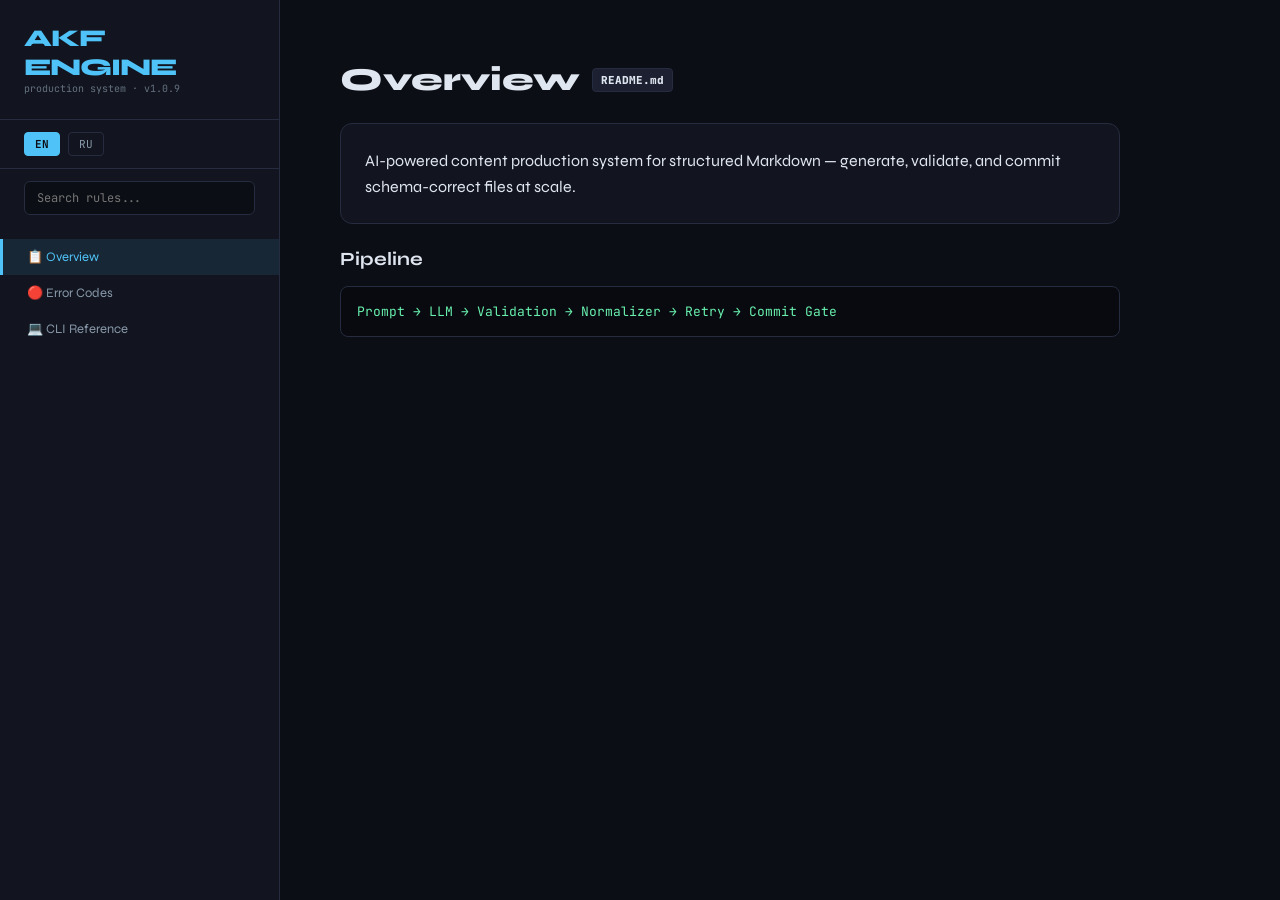
<file: ai-knowledge-filler/tests/akf.html>
<!DOCTYPE html>
<html lang="ru">
<head>
<meta charset="UTF-8">
<meta name="viewport" content="width=device-width, initial-scale=1.0">
<title>AKF Reference — Knowledge System</title>
<link rel="preconnect" href="https://fonts.googleapis.com">
<link href="https://fonts.googleapis.com/css2?family=JetBrains+Mono:wght@400;600&family=Syne:wght@400;700;800&display=swap" rel="stylesheet">
<style>
:root {
  --bg: #0b0e14;
  --surface: #12151f;
  --surface-hover: #1c2030;
  --border: #262c3f;
  --accent: #4fc3f7;
  --accent-soft: rgba(79, 195, 247, 0.1);
  --text: #e0e6f0;
  --text-muted: #8899aa;
  --code-bg: #080a0f;
  --green: #69f0ae;
  --red: #ff5252;
  --yellow: #ffd740;
  --sidebar-w: 280px;
}

* { box-sizing: border-box; margin: 0; padding: 0; }
body { 
    background: var(--bg); 
    color: var(--text); 
    font-family: 'Syne', sans-serif; 
    display: flex; 
    min-height: 100vh;
}

/* Sidebar */
#sidebar { 
    width: var(--sidebar-w); 
    background: var(--surface); 
    border-right: 1px solid var(--border); 
    height: 100vh; 
    position: fixed; 
    display: flex; 
    flex-direction: column;
}

.logo-area { padding: 24px; border-bottom: 1px solid var(--border); }
.logo { font-size: 24px; font-weight: 800; color: var(--accent); letter-spacing: -1px; }
.version { font-family: 'JetBrains Mono'; font-size: 10px; color: var(--text-muted); opacity: 0.7; }

.lang-switch { display: flex; padding: 12px 24px; gap: 8px; border-bottom: 1px solid var(--border); }
.btn-lang { 
    background: transparent; border: 1px solid var(--border); color: var(--text-muted);
    padding: 4px 10px; font-size: 11px; cursor: pointer; border-radius: 4px; font-family: 'JetBrains Mono';
}
.btn-lang.active { background: var(--accent); color: var(--bg); border-color: var(--accent); font-weight: 700; }

#nav { flex: 1; overflow-y: auto; padding: 12px 0; }
#nav a { 
    display: block; padding: 10px 24px; color: var(--text-muted); text-decoration: none; 
    font-size: 13px; transition: 0.2s; border-left: 3px solid transparent;
}
#nav a:hover { background: var(--surface-hover); color: var(--text); }
#nav a.active { color: var(--accent); border-left-color: var(--accent); background: var(--accent-soft); }

/* Main Content */
#main { margin-left: var(--sidebar-w); flex: 1; padding: 60px; max-width: 900px; }
.section { display: none; animation: slideUp 0.3s ease-out; }
@keyframes slideUp { from { opacity: 0; transform: translateY(10px); } to { opacity: 1; transform: translateY(0); } }

h1 { font-size: 32px; font-weight: 800; margin-bottom: 24px; display: flex; align-items: center; gap: 12px; }
.badge { font-family: 'JetBrains Mono'; font-size: 11px; padding: 4px 8px; border-radius: 4px; background: var(--surface-hover); border: 1px solid var(--border); }

.card { background: var(--surface); border: 1px solid var(--border); border-radius: 12px; padding: 24px; margin-bottom: 24px; line-height: 1.6; }
pre { background: var(--code-bg); padding: 16px; border-radius: 8px; overflow-x: auto; border: 1px solid var(--border); margin: 16px 0; }
code { font-family: 'JetBrains Mono'; font-size: 13px; color: var(--green); }

/* Search Overlay */
#search-box { padding: 12px 24px; }
#search-input { 
    width: 100%; background: var(--bg); border: 1px solid var(--border); 
    padding: 8px 12px; border-radius: 6px; color: var(--text); font-family: 'JetBrains Mono'; font-size: 12px;
}
</style>
</head>
<body>

<div id="sidebar">
  <div class="logo-area">
    <div class="logo">AKF ENGINE</div>
    <div class="version">production system · v1.0.9</div>
  </div>
  
  <div class="lang-switch">
    <button class="btn-lang active" id="btn-en" onclick="setLang('en')">EN</button>
    <button class="btn-lang" id="btn-ru" onclick="setLang('ru')">RU</button>
  </div>

  <div id="search-box">
    <input type="text" id="search-input" placeholder="Search rules..." oninput="search(this.value)">
  </div>

  <nav id="nav">
    <a href="javascript:void(0)" onclick="show('overview')" class="active">📋 <span class="lang-en">Overview</span><span class="lang-ru">Обзор</span></a>
    <a href="javascript:void(0)" onclick="show('errors')">🔴 <span class="lang-en">Error Codes</span><span class="lang-ru">Коды ошибок</span></a>
    <a href="javascript:void(0)" onclick="show('cli')">💻 <span class="lang-en">CLI Reference</span><span class="lang-ru">Команды CLI</span></a>
  </nav>
</div>

<div id="main">
  <div id="overview" class="section" style="display:block">
    <h1>
        <span class="lang-en">Overview</span><span class="lang-ru">Обзор системы</span>
        <span class="badge">README.md</span>
    </h1>
    <div class="card">
      <p class="lang-en">AI-powered content production system for structured Markdown — generate, validate, and commit schema-correct files at scale.</p>
      <p class="lang-ru">Система производства контента на базе AI для структурированного Markdown: генерация, валидация и коммит файлов с гарантированной корректностью схемы.</p>
    </div>
    <h3><span class="lang-en">Pipeline</span><span class="lang-ru">Процесс</span></h3>
    <pre><code>Prompt → LLM → Validation → Normalizer → Retry → Commit Gate</code></pre>
  </div>

  <div id="errors" class="section">
    <h1><span class="lang-en">Error Codes</span><span class="lang-ru">Коды ошибок</span></h1>
    <div class="card">
        <table style="width:100%; text-align:left; border-collapse: collapse;">
            <tr style="border-bottom: 1px solid var(--border); color: var(--accent);">
                <th style="padding: 10px;">Code</th>
                <th style="padding: 10px;">Field</th>
                <th style="padding: 10px;">Meaning</th>
            </tr>
            <tr><td style="padding: 10px;">E001</td><td style="padding: 10px;">enums</td><td>Value not in allowed set</td></tr>
            <tr><td style="padding: 10px;">E003</td><td style="padding: 10px;">dates</td><td>Not ISO 8601 (YYYY-MM-DD)</td></tr>
            <tr><td style="padding: 10px;">E006</td><td style="padding: 10px;">domain</td><td>Value not in taxonomy</td></tr>
        </table>
    </div>
  </div>
</div>

<script>
function setLang(lang) {
    document.querySelectorAll('.lang-en, .lang-ru').forEach(el => el.style.display = 'none');
    document.querySelectorAll('.lang-' + lang).forEach(el => {
        el.style.display = el.tagName === 'SPAN' ? 'inline' : 'block';
    });
    document.querySelectorAll('.btn-lang').forEach(b => b.classList.remove('active'));
    document.getElementById('btn-' + lang).classList.add('active');
}

function show(id) {
    document.querySelectorAll('.section').forEach(s => s.style.display = 'none');
    document.getElementById(id).style.display = 'block';
    document.querySelectorAll('#nav a').forEach(a => a.classList.remove('active'));
    event.currentTarget.classList.add('active');
}

// Initialize
setLang('en');
</script>

</body>
</html>
</file>
